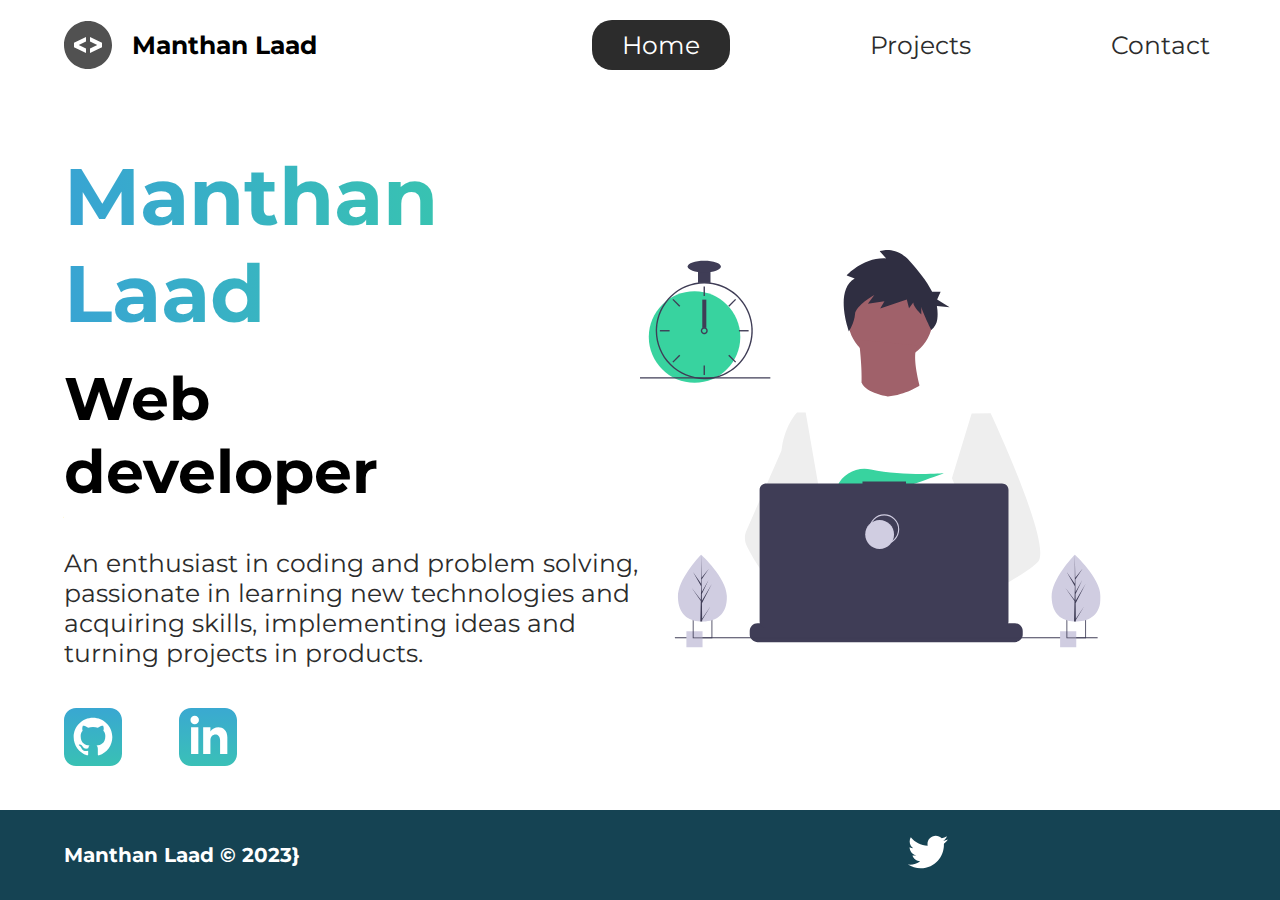
<file: index.html>
<!DOCTYPE html>
<html lang="en">
  <head>
    <meta charset="UTF-8" />
    <meta name="viewport" content="width=device-width, initial-scale=1.0" />
    <meta
      name="description"
      content="Manthan is a front end developer with specalisation in Html5, CSS"
    />
    <meta name="robots" content="index,follow" />
    <link
      href="https://fonts.googleapis.com/css2?family=Montserrat:wght@400;500&display=swap"
      rel="stylesheet"
    />
    <link rel="stylesheet" href="./styles/style.css" />
    <title>Manthan Laad | Portofolio</title>
  </head>
  <body>
    <header class="main-head">
      <nav>
        <div class="logo">
          <img src="icons/code.svg" alt="logo" />
          <h1>Manthan Laad</h1>
        </div>
        <ul>
          <li><a href="/" class="active">Home</a></li>
          <li><a href="./projects/">Projects</a></li>
          <li><a href="./contact/">Contact</a></li>
        </ul>
      </nav>
    </header>
    <section class="intro">
      <div class="intro-text">
        <h2>Manthan Laad</h2>
        <h3>
          Web <br />
          developer
        </h3>
        <p>
          An enthusiast in coding and problem solving, passionate in learning
          new technologies and acquiring skills, implementing ideas and turning
          projects in products.
        </p>
        <div class="intro-social">
          <a target="_blank" href="https://github.com/ManthanLaad">
            <img src="./icons/github.svg" alt="Github" />
          </a>
          <a target="_blank "href="https://www.linkedin.com/in/manthan-laad-227783202">
            <img src="./icons/linked-in.svg" alt="LinkedIn" />
          </a>
        </div>
      </div>
      <div class="intro-images">
        <svg
          width="799"
          height="690"
          viewBox="0 0 799 690"
          fill="none"
          xmlns="http://www.w3.org/2000/svg"
        >
          <g id="undraw_dev_productivity_umsq (1) 1" clip-path="url(#clip0)">
            <path
              id="Vector"
              d="M516.92 624.636C516.92 624.636 512.16 626.266 504.42 628.576C487.31 633.706 455.65 642.216 428.82 643.916C405.72 645.396 386.2 641.836 382.63 626.766C381.1 620.286 383.27 614.956 388 610.576C402.12 597.486 439 592.796 468.25 591.186C476.51 590.736 484.15 590.526 490.51 590.446C501.31 590.306 508.39 590.526 508.39 590.526L508.56 591.186L516.92 624.636Z"
              fill="#A0616A"
            />
            <path
              id="Vector_2"
              d="M436.99 672.586C418.61 695.346 342.73 647.666 316.19 629.886C310.41 626.016 306.97 623.566 306.97 623.566L331.25 591.186L338.94 580.936C338.94 580.936 345.82 584.586 355.99 590.526C356.36 590.746 356.73 590.966 357.11 591.186C365.88 596.336 376.89 603.066 388 610.576C403.33 620.946 418.83 632.776 428.82 643.916C438.59 654.806 443.08 665.036 436.99 672.586Z"
              fill="#A0616A"
            />
            <g id="me">
              <path
                id="Vector_3"
                d="M434.672 191.952C475.283 191.607 507.926 158.406 507.582 117.795C507.237 77.1832 474.036 44.5403 433.425 44.8847C392.813 45.2291 360.17 78.4303 360.515 119.042C360.859 159.653 394.06 192.296 434.672 191.952Z"
                fill="#A0616A"
              />
              <path
                id="Vector_4"
                d="M379.477 155.65C379.477 155.65 394.216 259.972 373.002 271.875C351.787 283.779 499.929 283.588 499.929 283.588C499.929 283.588 466.124 193.284 480.809 165.449L379.477 155.65Z"
                fill="#A0616A"
              />
              <path
                id="Vector_5"
                d="M608.101 283.199L596.257 339.402L571.214 458.308L570.49 464.815L562.138 540.138L556.582 590.177L552.857 623.79C528.584 636.526 510.988 645.326 510.988 645.326C510.988 645.326 509.404 637.719 506.871 627.99C489.805 633.265 458.218 642.043 431.404 643.97C441.266 654.777 445.842 664.969 439.817 672.57C421.63 695.485 345.349 648.45 318.659 630.896C318.077 635.158 317.879 639.464 318.068 643.762L297.626 628.314L299.331 592.359L302.206 531.522L305.819 455.229C304.448 451.975 303.294 448.634 302.364 445.228C295.956 423.161 288.032 379.057 281.928 342.067C277.016 312.298 273.302 287.138 272.517 281.785C272.411 281.086 272.358 280.726 272.358 280.726L384.363 230.094C392.509 248.556 429.865 253.809 429.865 253.809C460.756 251.417 484.847 234.913 484.847 234.913L608.101 283.199Z"
                fill="white"
              />
              <path
                id="Vector_6"
                d="M372.285 49.3811L358.49 43.9934C358.49 43.9934 386.969 12.1 426.99 14.513L415.635 2.22366C415.635 2.22366 443.04 -9.01799 468.283 19.6674C481.553 34.7467 496.908 52.4737 506.557 72.5077L521.281 72.3829L515.251 85.9663L536.874 99.3152L514.777 97.0719C516.155 104.471 516.421 112.034 515.566 119.511C514.683 126.991 510.928 133.835 505.094 138.598V138.598C505.094 138.598 487.743 103.449 487.696 97.9443L487.813 111.705C487.813 111.705 473.959 99.4371 473.889 91.1807L466.471 100.877L462.593 85.7717L416.475 101.301L423.87 88.8526L395.157 93.2246L406.278 77.9923C406.278 77.9923 373.932 96.1568 372.811 111.304C371.689 126.452 362.299 140.875 362.299 140.875C362.299 140.875 336.213 70.3294 372.285 49.3811Z"
                fill="#2F2E41"
              />
              <path
                id="Vector_7"
                d="M690.215 540.422C682.794 548.605 664.338 560.992 641.951 574.422C633.623 579.413 624.757 584.559 615.71 589.676C594.122 601.889 571.514 614.001 552.857 623.79C528.584 636.526 510.988 645.326 510.988 645.326C510.988 645.326 509.403 637.719 506.871 627.99C503.48 614.968 498.397 598.141 493.184 590.715C493.002 590.456 492.82 590.218 492.638 589.979C491.121 588.022 489.601 586.885 488.112 586.897L562.138 540.138L594.127 519.926L570.489 464.814L540.842 395.683L557.908 339.727L575.062 283.479L608.101 283.199C608.101 283.199 619.243 306.985 633.514 340.166C635.647 345.128 637.851 350.299 640.096 355.64C669.469 425.394 706.176 522.836 690.215 540.422Z"
                fill="#EEEEEE"
              />
              <path
                id="Vector_8"
                d="M358.123 591.2C355.41 591.212 352.702 591.456 350.029 591.928C327.074 596.073 320.47 616.94 318.659 630.896C318.077 635.158 317.879 639.464 318.068 643.761L297.626 628.314L290.178 622.687C272.316 616.628 256.353 605.733 242.483 592.84C230.449 581.456 219.634 568.849 210.213 555.223C200.831 541.793 192.448 527.692 185.134 513.034C183.094 508.943 181.977 504.454 181.864 499.884C181.751 495.314 182.644 490.775 184.48 486.588L209.154 430.327L245.218 348.098C245.471 346.146 245.752 344.237 246.059 342.371C252.995 300.511 272.367 281.786 272.367 281.786L287.286 281.659L297.778 341.932L310.813 416.815L302.364 445.227L282.839 510.845L302.205 531.522L358.123 591.2Z"
                fill="#EEEEEE"
              />
            </g>
            <path
              id="Vector_9"
              d="M372.877 415.806L385.631 430.686C390.37 429.783 395.319 428.721 400.416 427.529L396.752 415.806L405.71 426.256C459.707 412.975 526.637 387.155 526.637 387.155C526.637 387.155 454.379 392.453 400.428 380.666C376.558 375.451 351.998 387.284 342.202 409.668C336.508 422.679 337.403 433.951 357.596 433.951C364.419 433.835 371.223 433.195 377.949 432.037L372.877 415.806Z"
              fill="#38D39F"
            />
            <path
              id="Vector_10"
              d="M663.65 660.386V666.456C663.654 668.122 663.345 669.774 662.74 671.326C662.472 672.018 662.147 672.687 661.77 673.326C660.578 675.326 658.887 676.983 656.862 678.133C654.838 679.283 652.549 679.887 650.22 679.886H203.67C201.342 679.887 199.053 679.283 197.028 678.133C195.003 676.983 193.312 675.326 192.12 673.326C191.743 672.687 191.419 672.018 191.15 671.326C190.546 669.774 190.237 668.122 190.24 666.456V660.386C190.24 658.622 190.587 656.876 191.262 655.246C191.936 653.616 192.926 652.136 194.173 650.888C195.42 649.641 196.901 648.652 198.53 647.977C200.16 647.302 201.906 646.955 203.67 646.956H229.41V644.126C229.41 644.052 229.425 643.979 229.453 643.911C229.481 643.843 229.522 643.782 229.574 643.73C229.626 643.678 229.688 643.636 229.756 643.608C229.824 643.58 229.897 643.566 229.97 643.566H243.4C243.474 643.566 243.547 643.58 243.615 643.608C243.683 643.636 243.745 643.678 243.797 643.73C243.849 643.782 243.89 643.843 243.918 643.911C243.946 643.979 243.96 644.052 243.96 644.126V646.956H252.35V644.126C252.35 644.052 252.365 643.979 252.393 643.911C252.421 643.843 252.462 643.782 252.514 643.73C252.566 643.678 252.628 643.636 252.696 643.608C252.764 643.58 252.837 643.566 252.91 643.566H266.34C266.414 643.566 266.487 643.58 266.555 643.608C266.623 643.636 266.684 643.678 266.736 643.73C266.789 643.782 266.83 643.843 266.858 643.911C266.886 643.979 266.9 644.052 266.9 644.126V646.956H275.3V644.126C275.3 644.052 275.315 643.979 275.343 643.911C275.371 643.843 275.412 643.782 275.464 643.73C275.516 643.678 275.578 643.636 275.646 643.608C275.714 643.58 275.787 643.566 275.86 643.566H289.29C289.364 643.566 289.437 643.58 289.505 643.608C289.573 643.636 289.634 643.678 289.686 643.73C289.739 643.782 289.78 643.843 289.808 643.911C289.836 643.979 289.85 644.052 289.85 644.126V646.956H298.24V644.126C298.24 644.052 298.255 643.979 298.283 643.911C298.311 643.843 298.352 643.782 298.404 643.73C298.456 643.678 298.518 643.636 298.586 643.608C298.654 643.58 298.727 643.566 298.8 643.566H312.23C312.304 643.566 312.377 643.58 312.445 643.608C312.513 643.636 312.574 643.678 312.626 643.73C312.678 643.782 312.72 643.843 312.748 643.911C312.776 643.979 312.79 644.052 312.79 644.126V646.956H321.18V644.126C321.18 644.052 321.194 643.979 321.223 643.911C321.251 643.843 321.292 643.782 321.344 643.73C321.396 643.678 321.458 643.636 321.526 643.608C321.594 643.58 321.667 643.566 321.74 643.566H335.17C335.244 643.566 335.317 643.58 335.385 643.608C335.453 643.636 335.514 643.678 335.566 643.73C335.618 643.782 335.66 643.843 335.688 643.911C335.716 643.979 335.73 644.052 335.73 644.126V646.956H344.13V644.126C344.13 644.052 344.145 643.979 344.173 643.911C344.201 643.843 344.242 643.782 344.294 643.73C344.346 643.678 344.408 643.636 344.476 643.608C344.544 643.58 344.617 643.566 344.69 643.566H358.12C358.194 643.566 358.267 643.58 358.335 643.608C358.403 643.636 358.464 643.678 358.516 643.73C358.569 643.782 358.61 643.843 358.638 643.911C358.666 643.979 358.68 644.052 358.68 644.126V646.956H367.07V644.126C367.07 644.052 367.085 643.979 367.113 643.911C367.141 643.843 367.182 643.782 367.234 643.73C367.286 643.678 367.348 643.636 367.416 643.608C367.484 643.58 367.557 643.566 367.63 643.566H472.83C472.904 643.566 472.977 643.58 473.045 643.608C473.113 643.636 473.174 643.678 473.227 643.73C473.279 643.782 473.32 643.843 473.348 643.911C473.376 643.979 473.39 644.052 473.39 644.126V646.956H481.79V644.126C481.79 644.052 481.804 643.979 481.833 643.911C481.861 643.843 481.902 643.782 481.954 643.73C482.006 643.678 482.068 643.636 482.136 643.608C482.204 643.58 482.277 643.566 482.35 643.566H495.78C495.928 643.567 496.07 643.627 496.175 643.732C496.279 643.836 496.339 643.978 496.34 644.126V646.956H504.73V644.126C504.73 644.052 504.745 643.979 504.773 643.911C504.801 643.843 504.842 643.782 504.894 643.73C504.946 643.678 505.008 643.636 505.076 643.608C505.144 643.58 505.217 643.566 505.29 643.566H518.72C518.794 643.566 518.867 643.58 518.935 643.608C519.003 643.636 519.065 643.678 519.117 643.73C519.169 643.782 519.21 643.843 519.238 643.911C519.266 643.979 519.28 644.052 519.28 644.126V646.956H527.67V644.126C527.67 644.052 527.685 643.979 527.713 643.911C527.741 643.843 527.782 643.782 527.834 643.73C527.886 643.678 527.948 643.636 528.016 643.608C528.084 643.58 528.157 643.566 528.23 643.566H541.66C541.734 643.566 541.807 643.58 541.875 643.608C541.943 643.636 542.005 643.678 542.057 643.73C542.109 643.782 542.15 643.843 542.178 643.911C542.206 643.979 542.22 644.052 542.22 644.126V646.956H550.62V644.126C550.62 644.052 550.635 643.979 550.663 643.911C550.691 643.843 550.732 643.782 550.784 643.73C550.836 643.678 550.898 643.636 550.966 643.608C551.034 643.58 551.107 643.566 551.18 643.566H564.61C564.757 643.568 564.898 643.628 565.001 643.733C565.104 643.837 565.161 643.979 565.16 644.126V646.956H573.56V644.126C573.56 644.052 573.575 643.979 573.603 643.911C573.631 643.843 573.672 643.782 573.724 643.73C573.776 643.678 573.838 643.636 573.906 643.608C573.974 643.58 574.047 643.566 574.12 643.566H587.55C587.624 643.566 587.697 643.58 587.765 643.608C587.833 643.636 587.895 643.678 587.947 643.73C587.999 643.782 588.04 643.843 588.068 643.911C588.096 643.979 588.11 644.052 588.11 644.126V646.956H596.5V644.126C596.5 644.052 596.515 643.979 596.543 643.911C596.571 643.843 596.612 643.782 596.664 643.73C596.716 643.678 596.778 643.636 596.846 643.608C596.914 643.58 596.987 643.566 597.06 643.566H610.49C610.564 643.566 610.637 643.58 610.705 643.608C610.773 643.636 610.835 643.678 610.887 643.73C610.939 643.782 610.98 643.843 611.008 643.911C611.036 643.979 611.05 644.052 611.05 644.126V646.956H650.22C651.984 646.955 653.731 647.302 655.36 647.977C656.99 648.652 658.471 649.641 659.718 650.888C660.965 652.136 661.954 653.616 662.629 655.246C663.304 656.876 663.651 658.622 663.65 660.386Z"
              fill="#3F3D56"
            />
            <path
              id="Vector_11"
              d="M793.5 671.326H60.5V673.326H793.5V671.326Z"
              fill="#3F3D56"
            />
            <path
              id="Vector_12"
              d="M627.694 404.757H461.251V401.326H385.78V404.757H218.651C215.665 404.757 212.801 405.943 210.69 408.054C208.578 410.166 207.392 413.029 207.392 416.015V643.927C207.392 646.913 208.578 649.776 210.69 651.888C212.801 653.999 215.665 655.185 218.651 655.185H627.694C630.68 655.185 633.544 653.999 635.655 651.888C637.767 649.776 638.953 646.913 638.953 643.927V416.015C638.953 414.537 638.662 413.073 638.096 411.707C637.53 410.341 636.701 409.1 635.655 408.054C634.61 407.009 633.369 406.18 632.003 405.614C630.637 405.048 629.173 404.757 627.694 404.757Z"
              fill="#3F3D56"
            />
            <path
              id="Vector_13"
              d="M423.5 509.326C437.307 509.326 448.5 498.133 448.5 484.326C448.5 470.519 437.307 459.326 423.5 459.326C409.693 459.326 398.5 470.519 398.5 484.326C398.5 498.133 409.693 509.326 423.5 509.326Z"
              stroke="#D0CDE1"
              stroke-width="2"
              stroke-miterlimit="10"
            />
            <path
              id="Vector_14"
              d="M415.5 518.326C429.307 518.326 440.5 507.133 440.5 493.326C440.5 479.519 429.307 468.326 415.5 468.326C401.693 468.326 390.5 479.519 390.5 493.326C390.5 507.133 401.693 518.326 415.5 518.326Z"
              fill="#D0CDE1"
            />
            <path
              id="Vector_15"
              d="M108.446 661.223H80.4463V689.223H108.446V661.223Z"
              fill="#D0CDE1"
            />
            <path
              id="Vector_16"
              d="M91.4502 639.223V673.223H125.45V639.223H91.4502ZM123.97 671.743H92.9202V640.703H123.97V671.743Z"
              fill="#3F3D56"
            />
            <path
              id="Vector_17"
              d="M756.446 661.223H728.446V689.223H756.446V661.223Z"
              fill="#D0CDE1"
            />
            <path
              id="Vector_18"
              d="M739.45 639.223V673.223H773.45V639.223H739.45ZM771.97 671.743H740.92V640.703H771.97V671.743Z"
              fill="#3F3D56"
            />
            <path
              id="Vector_19"
              d="M94.5802 230.113C138.399 230.113 173.921 194.592 173.921 150.773C173.921 106.955 138.399 71.4326 94.5802 71.4326C50.7617 71.4326 15.2397 106.955 15.2397 150.773C15.2397 194.592 50.7617 230.113 94.5802 230.113Z"
              fill="#38D39F"
            />
            <path
              id="Vector_20"
              d="M122.229 56.4899C115.045 55.5763 107.774 55.5763 100.59 56.4899C84.586 58.5913 69.5203 65.2398 57.181 75.6465C44.8417 86.0532 35.7467 99.7813 30.9754 115.202C28.8053 122.229 27.5764 129.514 27.3208 136.864C27.2848 137.886 27.2607 138.92 27.2607 139.954C27.283 162.264 36.1559 183.655 51.932 199.431C67.7082 215.207 89.0989 224.08 111.41 224.103C113.201 224.103 114.992 224.042 116.759 223.934C120.907 223.674 125.03 223.103 129.093 222.227C148.495 218.055 165.798 207.161 177.947 191.468C190.095 175.776 196.308 156.295 195.487 136.467C194.665 116.638 186.863 97.738 173.459 83.1039C160.054 68.4698 141.909 59.0435 122.229 56.4899H122.229ZM137.748 217.347H137.736C130.959 219.659 123.905 221.062 116.759 221.518C114.992 221.638 113.201 221.698 111.41 221.698C89.7377 221.672 68.961 213.051 53.6367 197.727C38.3123 182.402 29.6914 161.626 29.6649 139.954C29.6649 138.92 29.689 137.886 29.725 136.864C30.5514 115.744 39.5156 95.7617 54.7411 81.1008C69.9666 66.44 90.273 58.237 111.41 58.2089C130.776 58.21 149.513 65.0865 164.283 77.6131C179.052 90.1398 188.895 107.503 192.057 126.61C195.219 145.716 191.496 165.325 181.55 181.942C171.604 198.559 156.081 211.106 137.748 217.347H137.748Z"
              fill="#3F3D56"
            />
            <path
              id="Vector_21"
              d="M112.612 63.0176H110.208V79.8474H112.612V63.0176Z"
              fill="#3F3D56"
            />
            <path
              id="Vector_22"
              d="M57.8578 84.7018L56.1577 86.4019L68.0582 98.3023L69.7582 96.6022L57.8578 84.7018Z"
              fill="#3F3D56"
            />
            <path
              id="Vector_23"
              d="M34.4736 138.751V141.156H51.3034V138.751H34.4736Z"
              fill="#3F3D56"
            />
            <path
              id="Vector_24"
              d="M56.1578 193.506L57.8579 195.206L69.7584 183.306L68.0583 181.606L56.1578 193.506Z"
              fill="#3F3D56"
            />
            <path
              id="Vector_25"
              d="M153.062 96.6022L154.762 98.3022L166.662 86.4018L164.962 84.7017L153.062 96.6022Z"
              fill="#3F3D56"
            />
            <path
              id="Vector_26"
              d="M171.516 138.751V141.156H188.346V138.751H171.516Z"
              fill="#3F3D56"
            />
            <path
              id="Vector_27"
              d="M154.762 181.605L153.062 183.305L164.962 195.206L166.662 193.506L154.762 181.605Z"
              fill="#3F3D56"
            />
            <path
              id="Vector_28"
              d="M112.612 200.06H110.208V216.89H112.612V200.06Z"
              fill="#3F3D56"
            />
            <path
              id="Vector_29"
              d="M115.016 135.145C113.976 134.365 112.711 133.943 111.41 133.943C110.11 133.943 108.844 134.365 107.804 135.145C107.091 135.686 106.505 136.375 106.085 137.165C105.552 138.181 105.322 139.329 105.421 140.473C105.52 141.616 105.944 142.707 106.644 143.617C107.343 144.527 108.288 145.218 109.368 145.608C110.447 145.997 111.616 146.07 112.735 145.817C113.855 145.564 114.878 144.996 115.685 144.179C116.492 143.363 117.048 142.333 117.288 141.21C117.528 140.088 117.441 138.92 117.039 137.846C116.636 136.771 115.935 135.834 115.017 135.145H115.016ZM111.41 143.56C110.454 143.557 109.539 143.176 108.863 142.501C108.187 141.825 107.807 140.909 107.804 139.954C107.808 139.224 108.03 138.513 108.441 137.91C108.793 137.4 109.271 136.989 109.828 136.718C110.386 136.446 111.004 136.323 111.623 136.361C112.241 136.398 112.84 136.594 113.361 136.931C113.881 137.267 114.307 137.732 114.595 138.281C114.883 138.83 115.025 139.444 115.007 140.063C114.989 140.683 114.811 141.287 114.491 141.818C114.17 142.349 113.719 142.788 113.179 143.093C112.639 143.398 112.03 143.559 111.41 143.56V143.56Z"
              fill="#3F3D56"
            />
            <path
              id="Vector_30"
              d="M122.229 35.3687H100.591V57.007H122.229V35.3687Z"
              fill="#3F3D56"
            />
            <path
              id="Vector_31"
              d="M111.41 38.9748C127.344 38.9748 140.261 34.4 140.261 28.7567C140.261 23.1134 127.344 18.5386 111.41 18.5386C95.4757 18.5386 82.5586 23.1134 82.5586 28.7567C82.5586 34.4 95.4757 38.9748 111.41 38.9748Z"
              fill="#3F3D56"
            />
            <path id="clock-arrow" d="M115 86H108V135H115V86Z" fill="#3F3D56" />
            <path
              id="Vector_32"
              d="M226 220.44H0V222.844H226V220.44Z"
              fill="#3F3D56"
            />
            <g id="plant-left">
              <path
                id="Vector_33"
                d="M150.594 599.754C151.527 631.704 132.858 643.413 109.43 644.097C108.886 644.113 108.344 644.123 107.805 644.126C106.719 644.135 105.643 644.117 104.577 644.072C83.3891 643.193 66.6172 631.945 65.7495 602.232C64.8515 571.482 103.018 531.529 105.882 528.574L105.887 528.571C105.996 528.458 106.052 528.402 106.052 528.402C106.052 528.402 149.661 567.807 150.594 599.754Z"
                fill="#D0CDE1"
              />
              <path
                id="Vector_34"
                d="M107.744 639.255L122.626 617.124L107.774 641.636L107.805 644.126C106.719 644.135 105.643 644.117 104.577 644.072L105.315 612.06L105.295 611.813L105.322 611.766L105.393 608.741L89.0952 585.078L105.374 606.477L105.432 607.116L105.989 582.93L91.9122 558.397L106.029 578.681L105.882 528.574L105.882 528.407L105.887 528.571L106.821 568.062L119.651 552.021L106.863 571.464L107.143 593.098L118.949 571.984L107.187 596.279L107.343 608.308L124.512 578.897L107.395 612.505L107.744 639.255Z"
                fill="#3F3D56"
              />
            </g>
            <g id="plant-right">
              <path
                id="Vector_35"
                d="M798.594 599.754C799.527 631.704 780.858 643.413 757.43 644.097C756.886 644.113 756.344 644.123 755.805 644.126C754.719 644.135 753.643 644.117 752.577 644.072C731.389 643.193 714.617 631.945 713.749 602.232C712.851 571.482 751.018 531.529 753.882 528.574L753.887 528.571C753.996 528.458 754.052 528.402 754.052 528.402C754.052 528.402 797.661 567.807 798.594 599.754Z"
                fill="#D0CDE1"
              />
              <path
                id="Vector_36"
                d="M755.744 639.255L770.626 617.124L755.774 641.636L755.805 644.126C754.719 644.135 753.643 644.117 752.577 644.072L753.315 612.06L753.295 611.813L753.323 611.766L753.393 608.741L737.095 585.078L753.374 606.477L753.432 607.116L753.989 582.93L739.912 558.397L754.029 578.681L753.882 528.574L753.882 528.407L753.887 528.571L754.821 568.062L767.651 552.021L754.864 571.464L755.143 593.098L766.949 571.984L755.187 596.279L755.343 608.308L772.512 578.897L755.395 612.505L755.744 639.255Z"
                fill="#3F3D56"
              />
            </g>
          </g>
          <defs>
            <clipPath id="clip0">
              <rect width="798.627" height="689.223" fill="white" />
            </clipPath>
          </defs>
        </svg>
        <img class="splash" src="./img/splash.svg" alt="" />
      </div>
    </section>
    <footer>
      <h4>Manthan Laad &copy; 2023}</h4>
      <ul>
        <li>
          <a href="https://twitter.com/ManthanLaad" target="_blank"
            ><img src="./icons/twitter 1.svg" alt="twitter-social"
          /></a>
        </li>
<!--         <li>
          <a href="#"
            ><img src="./icons/youtube-symbol 1.svg" alt="youtube-social"
          /></a>
        </li>
        <li>
          <a href="#"
            ><img src="./icons/instagram 1.svg" alt="instagram-social"
          /></a>
        </li> -->
      </ul>
    </footer>
  </body>
</html>
</file>
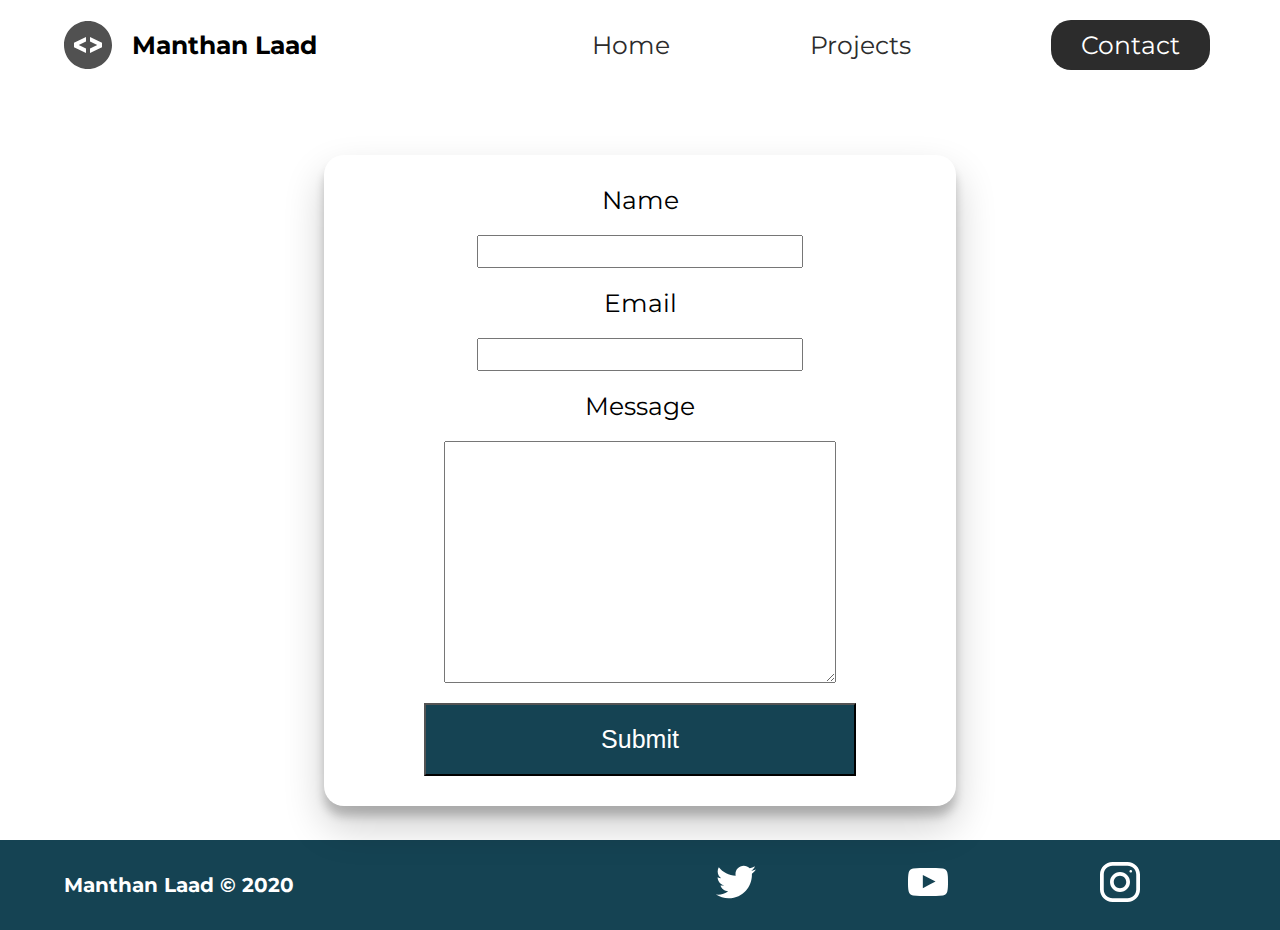
<file: contact/index.html>
<!DOCTYPE html>
<html lang="en">
  <head>
    <meta charset="UTF-8" />
    <meta name="viewport" content="width=device-width, initial-scale=1.0" />
    <meta
      name="description"
      content="Manthan is a front end developer with specalisation in Html5, CSS"
    />
    <meta name="robots" content="index,follow" />
    <link
      href="https://fonts.googleapis.com/css2?family=Montserrat:wght@400;500&display=swap"
      rel="stylesheet"
    />
    <link rel="stylesheet" href="../styles/style.css" />
    <title>Manthan Laad | Portofolio</title>
  </head>
  <body>
    <header class="main-head">
      <nav>
        <div class="logo">
          <img src="../icons/code.svg" alt="logo" />
          <h1>Manthan Laad</h1>
        </div>
        <ul>
          <li><a href="../index.html">Home</a></li>
          <li><a href="../projects/">Projects</a></li>
          <li><a href="/" class="active">Contact</a></li>
        </ul>
      </nav>
    </header>
    <section class="form-wrapper">
      <form
        action="https://formspree.io/f/myybdadd"
        method="POST"
        target="_blank"
      >
        <label for="name">Name </label>
        <input type="text" name="name" id="name" required />
        <label for="email">Email </label>
        <input type="email" name="email" id="email" required />
        <label for="message">Message </label>
        <textarea name="message" id="message" cols="30" rows="10"></textarea>
        <button type="submit">Submit</button>
      </form>
    </section>
    <footer>
      <h4>Manthan Laad &copy; 2020</h4>
      <ul>
        <li>
          <a href="https://twitter.com/ManthanLaad" target="_blank"
            ><img src="../icons/twitter 1.svg" alt="twitter-social"
          /></a>
        </li>
        <li>
          <a href="#"
            ><img src="../icons/youtube-symbol 1.svg" alt="youtube-social"
          /></a>
        </li>
        <li>
          <a href="#">
            <img src="../icons/instagram 1.svg" alt="instagram-social"
          /></a>
        </li>
      </ul>
    </footer>
  </body>
</html>
</file>
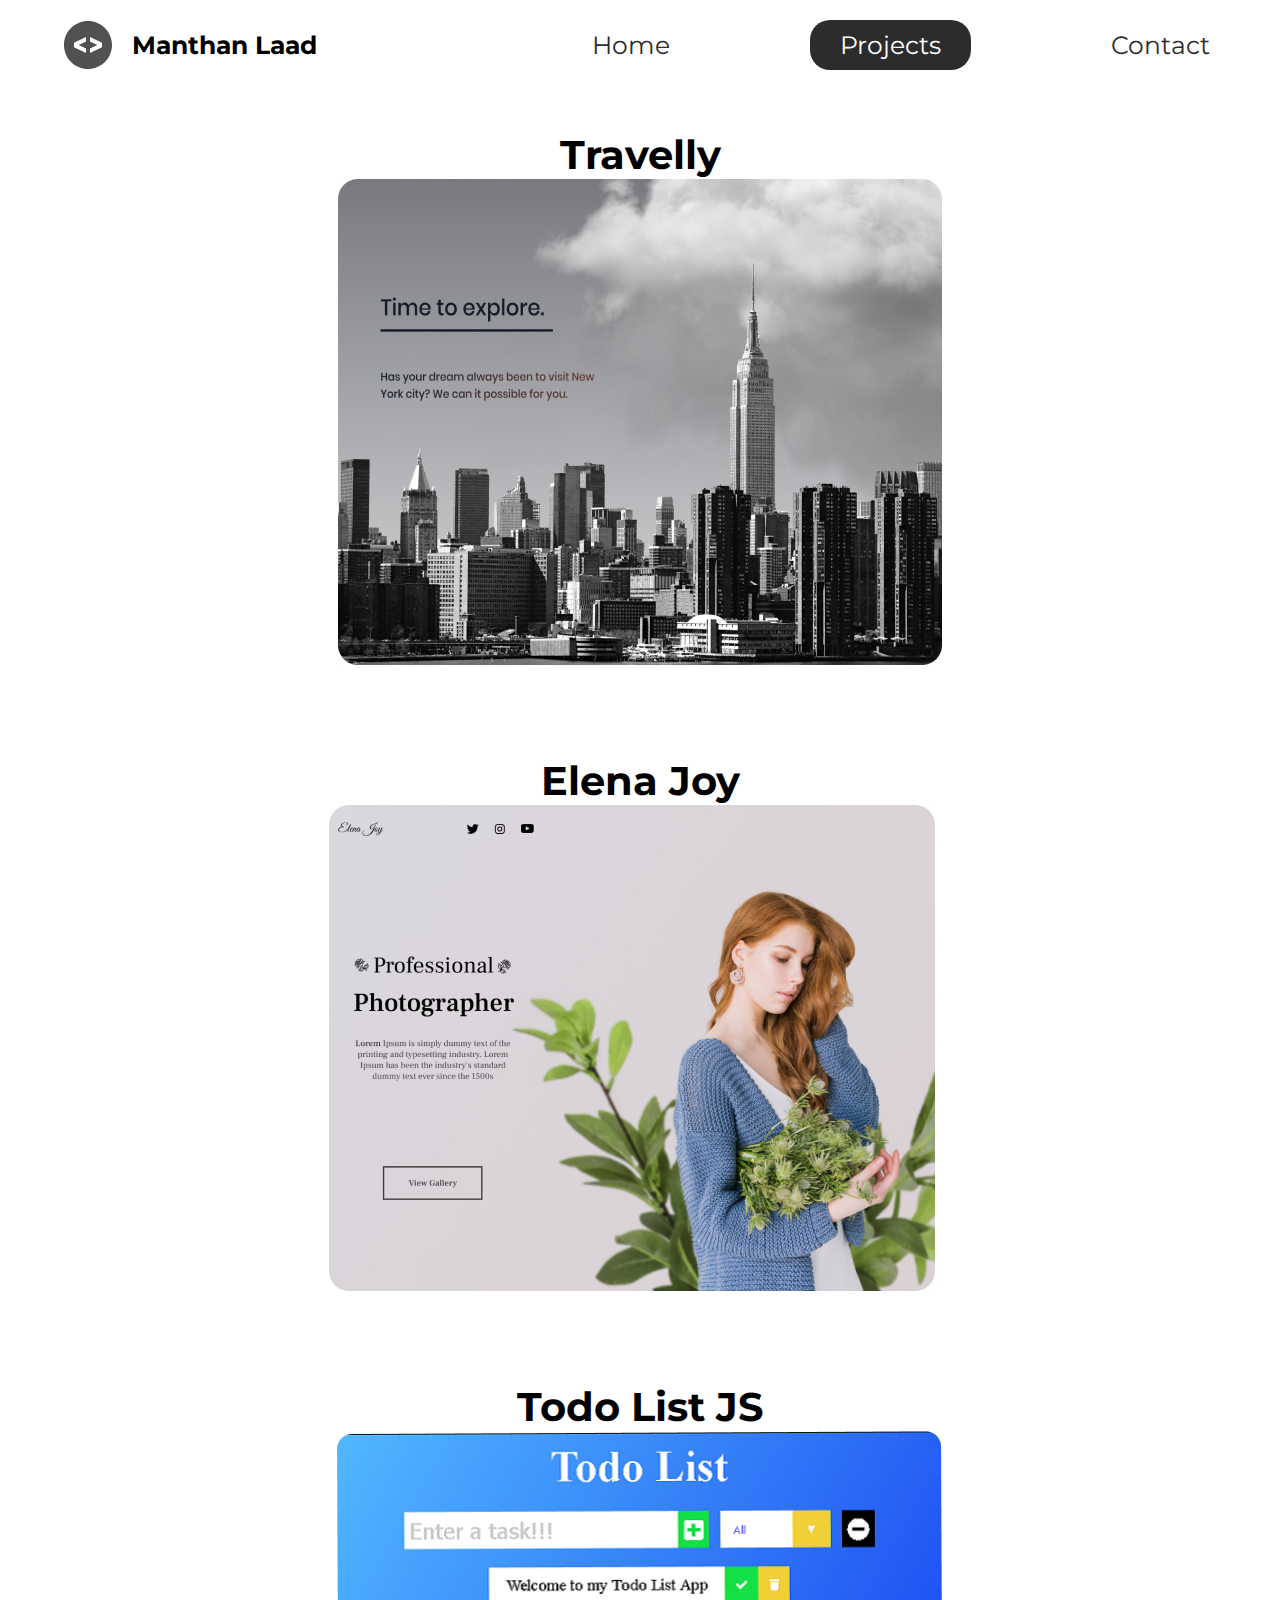
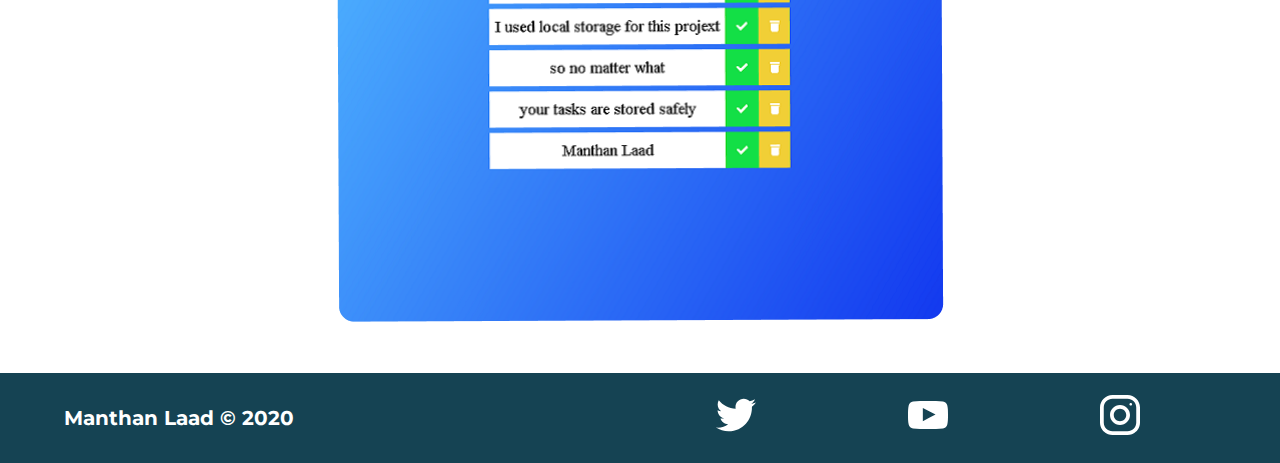
<file: projects/index.html>
<!DOCTYPE html>
<html lang="en">
  <head>
    <meta charset="UTF-8" />
    <meta name="viewport" content="width=device-width, initial-scale=1.0" />
    <meta
      name="description"
      content="Manthan is a front end developer with specalisation in Html5, CSS"
    />
    <meta name="robots" content="index,follow" />
    <link
      href="https://fonts.googleapis.com/css2?family=Montserrat:wght@400;500&display=swap"
      rel="stylesheet"
    />
    <link rel="stylesheet" href="../styles/style.css" />
    <title>Manthan Laad | Portofolio</title>
  </head>
  <body>
    <header class="main-head">
      <nav>
        <div class="logo">
          <img src="../icons/code.svg" alt="logo" />
          <h1>Manthan Laad</h1>
        </div>
        <ul>
          <li><a href="../index.html">Home</a></li>
          <li><a href="./" class="active">Projects</a></li>
          <li><a href="../contact/">Contact</a></li>
        </ul>
      </nav>
    </header>
    <section class="projects">
      <div class="travelly">
        <h2>Travelly</h2>
        <a target="blank" href="https://manthanlaad.github.io/Traverlly/">
          <img src="../img/travelly.jpg" alt="Travelly-project" />
        </a>
      </div>
      <div class="elena-joy">
        <h2>Elena Joy</h2>
        <a
          target="_blank"
          href="https://manthanlaad.github.io/PhotographySite-JS-/"
        >
          <img src="../img/elena-joy.jpg" alt="Elena-Joy-project" />
        </a>
      </div>
      <div class="todo-list last">
        <h2>Todo List JS</h2>
        <a target="_blank" href="https://cranky-borg-0ad1e7.netlify.app/">
          <img src="../img/todolist.png" alt="Todo List project" />
        </a>
      </div>
    </section>
    <footer>
      <h4>Manthan Laad &copy; 2020</h4>
      <ul>
        <li>
          <a href="https://twitter.com/ManthanLaad" target="_blank"
            ><img src="../icons/twitter 1.svg" alt="twitter-social"
          /></a>
        </li>
        <li>
          <a href="#"
            ><img src="../icons/youtube-symbol 1.svg" alt="youtube-social"
          /></a>
        </li>
        <li>
          <a href="#"
            ><img src="../icons/instagram 1.svg" alt="instagram-social"
          /></a>
        </li>
      </ul>
    </footer>
  </body>
</html>
</file>
<file: styles/style.css>
* {
  margin: 0;
  padding: 0;
  -webkit-box-sizing: border-box;
          box-sizing: border-box;
}

html {
  font-size: 62.5%;
}

body {
  font-family: "Montserrat", sans-serif;
}

h1 {
  font-size: 2.5rem;
}

h2 {
  font-size: 4rem;
}

h3 {
  font-size: 2.5rem;
}

h4,
h5 {
  font-size: 2rem;
}

li,
button,
label,
input,
a,
p {
  font-size: 2.5rem;
}

ul {
  list-style: none;
}

a {
  color: #2c2c2c;
  text-decoration: none;
}

footer ul li a img {
  min-height: 4rem;
  min-width: 4rem;
}

.main-head {
  width: 95%;
  margin: 0 0 0 auto;
}

nav {
  display: -webkit-box;
  display: -ms-flexbox;
  display: flex;
  -webkit-box-orient: horizontal;
  -webkit-box-direction: normal;
      -ms-flex-direction: row;
          flex-direction: row;
  -webkit-box-pack: justify;
      -ms-flex-pack: justify;
          justify-content: space-between;
  -webkit-box-align: center;
      -ms-flex-align: center;
          align-items: center;
  min-height: 10vh;
  width: 60%;
  -ms-flex-wrap: wrap;
      flex-wrap: wrap;
}

nav .logo {
  display: -webkit-box;
  display: -ms-flexbox;
  display: flex;
  -webkit-box-orient: horizontal;
  -webkit-box-direction: normal;
      -ms-flex-direction: row;
          flex-direction: row;
  -webkit-box-pack: start;
      -ms-flex-pack: start;
          justify-content: flex-start;
  -webkit-box-align: center;
      -ms-flex-align: center;
          align-items: center;
  -webkit-box-flex: 1;
      -ms-flex: 1 1 10rem;
          flex: 1 1 10rem;
}

nav .logo h1 {
  margin: 2rem;
}

nav ul {
  display: -webkit-box;
  display: -ms-flexbox;
  display: flex;
  -webkit-box-orient: horizontal;
  -webkit-box-direction: normal;
      -ms-flex-direction: row;
          flex-direction: row;
  -ms-flex-pack: distribute;
      justify-content: space-around;
  -webkit-box-align: center;
      -ms-flex-align: center;
          align-items: center;
  -webkit-box-flex: 1;
      -ms-flex: 1 1 40rem;
          flex: 1 1 40rem;
}

.intro {
  min-height: 80vh;
  width: 90%;
  margin: auto;
  -ms-flex-wrap: wrap;
      flex-wrap: wrap;
  display: -webkit-box;
  display: -ms-flexbox;
  display: flex;
  -webkit-box-orient: horizontal;
  -webkit-box-direction: normal;
      -ms-flex-direction: row;
          flex-direction: row;
  -webkit-box-pack: justify;
      -ms-flex-pack: justify;
          justify-content: space-between;
  -webkit-box-align: center;
      -ms-flex-align: center;
          align-items: center;
}

.intro h2 {
  font-size: 8rem;
  padding-top: 2rem;
  background: -webkit-gradient(linear, right top, left top, from(#38d39f), to(#38a4d3));
  background: linear-gradient(to left, #38d39f, #38a4d3);
  background-clip: text;
  -webkit-background-clip: text;
  -webkit-text-fill-color: transparent;
  display: inline-block;
}

.intro h3 {
  font-size: 6rem;
  padding: 2rem 0;
}

.intro p {
  padding-top: 2rem;
  color: #2c2c2c;
}

.splash {
  position: absolute;
  height: 100%;
  top: 0;
  right: 0;
  z-index: -1;
}

.intro-social {
  margin-top: 4rem;
}

.intro-social a {
  margin-right: 5rem;
}

.active {
  background: #2c2c2c;
  color: white;
  padding: 1rem 3rem;
  border-radius: 2rem;
}

.intro-text,
.intro-images {
  -webkit-box-flex: 1;
      -ms-flex: 1 1 40rem;
          flex: 1 1 40rem;
}

#plant-left {
  -webkit-animation: plant 1.5s ease infinite alternate;
          animation: plant 1.5s ease infinite alternate;
}

#plant-right {
  -webkit-animation: plant 1.5s ease infinite alternate 0.5s;
          animation: plant 1.5s ease infinite alternate 0.5s;
}

#me {
  -webkit-transform-origin: bottom;
          transform-origin: bottom;
  -webkit-animation: me 1s infinite alternate;
          animation: me 1s infinite alternate;
}

#clock-arrow {
  -webkit-animation: clock 1.5s infinite linear;
          animation: clock 1.5s infinite linear;
  transform-box: fill-box;
  -webkit-transform-origin: bottom;
          transform-origin: bottom;
}

@-webkit-keyframes clock {
  from {
    -webkit-transform: rotateZ(0deg);
            transform: rotateZ(0deg);
  }
  to {
    -webkit-transform: rotateZ(360deg);
            transform: rotateZ(360deg);
  }
}

@keyframes clock {
  from {
    -webkit-transform: rotateZ(0deg);
            transform: rotateZ(0deg);
  }
  to {
    -webkit-transform: rotateZ(360deg);
            transform: rotateZ(360deg);
  }
}

@-webkit-keyframes me {
  from {
    -webkit-transform: rotateZ(-5deg);
            transform: rotateZ(-5deg);
  }
  to {
    -webkit-transform: rotateZ(5deg);
            transform: rotateZ(5deg);
  }
}

@keyframes me {
  from {
    -webkit-transform: rotateZ(-5deg);
            transform: rotateZ(-5deg);
  }
  to {
    -webkit-transform: rotateZ(5deg);
            transform: rotateZ(5deg);
  }
}

@-webkit-keyframes plant {
  from {
    -webkit-transform: translateY(0%);
            transform: translateY(0%);
  }
  to {
    -webkit-transform: translateY(-30%);
            transform: translateY(-30%);
  }
}

@keyframes plant {
  from {
    -webkit-transform: translateY(0%);
            transform: translateY(0%);
  }
  to {
    -webkit-transform: translateY(-30%);
            transform: translateY(-30%);
  }
}

.projects {
  width: 90%;
  margin: auto;
  min-height: 80vh;
  display: -webkit-box;
  display: -ms-flexbox;
  display: flex;
  -webkit-box-orient: horizontal;
  -webkit-box-direction: normal;
      -ms-flex-direction: row;
          flex-direction: row;
  -webkit-box-pack: justify;
      -ms-flex-pack: justify;
          justify-content: space-between;
  -webkit-box-align: center;
      -ms-flex-align: center;
          align-items: center;
  text-align: center;
  -ms-flex-wrap: wrap;
      flex-wrap: wrap;
}

.projects h2 {
  margin-top: 4rem;
}

.travelly,
.elena-joy,
.todo-list {
  -webkit-box-flex: 1;
      -ms-flex: 1 1 40rem;
          flex: 1 1 40rem;
  margin-bottom: 5vh;
}

.form-wrapper {
  min-height: 80vh;
  display: -webkit-box;
  display: -ms-flexbox;
  display: flex;
  -webkit-box-orient: horizontal;
  -webkit-box-direction: normal;
      -ms-flex-direction: row;
          flex-direction: row;
  -webkit-box-pack: center;
      -ms-flex-pack: center;
          justify-content: center;
  -webkit-box-align: center;
      -ms-flex-align: center;
          align-items: center;
  margin-top: 3rem;
}

.form-wrapper form {
  padding: 3rem 10rem;
  -webkit-box-shadow: 0px 10px 10px rgba(0, 0, 0, 0.2), 0px 20px 40px rgba(0, 0, 0, 0.2);
          box-shadow: 0px 10px 10px rgba(0, 0, 0, 0.2), 0px 20px 40px rgba(0, 0, 0, 0.2);
  display: -webkit-box;
  display: -ms-flexbox;
  display: flex;
  -webkit-box-orient: vertical;
  -webkit-box-direction: normal;
      -ms-flex-direction: column;
          flex-direction: column;
  -webkit-box-pack: center;
      -ms-flex-pack: center;
          justify-content: center;
  -webkit-box-align: center;
      -ms-flex-align: center;
          align-items: center;
  border-radius: 2rem;
}

.form-wrapper form input,
.form-wrapper form textarea {
  margin: 2rem;
}

.form-wrapper form input:focus,
.form-wrapper form textarea:focus {
  outline: 2px solid black;
}

.form-wrapper form textarea {
  font-family: "Montserrat", sans-serif;
  font-size: 2rem;
}

.form-wrapper form button {
  width: 100%;
  padding: 2rem;
  background: #154353;
  color: white;
}

.form-wrapper form button:focus {
  background: #537d91;
}

footer {
  background: #154353;
  color: white;
  min-height: 10vh;
  padding: 0% 5%;
  display: -webkit-box;
  display: -ms-flexbox;
  display: flex;
  -webkit-box-orient: horizontal;
  -webkit-box-direction: normal;
      -ms-flex-direction: row;
          flex-direction: row;
  -webkit-box-pack: start;
      -ms-flex-pack: start;
          justify-content: flex-start;
  -webkit-box-align: center;
      -ms-flex-align: center;
          align-items: center;
}

footer ul {
  font-size: 30rem;
  -webkit-box-flex: 1;
      -ms-flex: 1 1 40rem;
          flex: 1 1 40rem;
  display: -webkit-box;
  display: -ms-flexbox;
  display: flex;
  -webkit-box-orient: horizontal;
  -webkit-box-direction: normal;
      -ms-flex-direction: row;
          flex-direction: row;
  -ms-flex-pack: distribute;
      justify-content: space-around;
  -webkit-box-align: center;
      -ms-flex-align: center;
          align-items: center;
}

footer h4 {
  -webkit-box-flex: 1;
      -ms-flex: 1 1 40rem;
          flex: 1 1 40rem;
}

@media screen and (max-width: 1950px) {
  html {
    margin: 0;
    padding: 0;
    font: size 53%;
  }
  .splash {
    display: none;
  }
  svg {
    width: 80%;
  }
  nav {
    width: 100%;
  }
}

@media screen and (max-width: 889px) {
  html {
    font-size: 45%;
  }
  svg {
    height: 60%;
  }
  .main-head {
    width: 100%;
  }
  nav .logo {
    display: -webkit-box;
    display: -ms-flexbox;
    display: flex;
    -webkit-box-orient: vertical;
    -webkit-box-direction: normal;
        -ms-flex-direction: column;
            flex-direction: column;
    -webkit-box-pack: center;
        -ms-flex-pack: center;
            justify-content: center;
    -webkit-box-align: center;
        -ms-flex-align: center;
            align-items: center;
    -webkit-box-flex: 1;
        -ms-flex: 1 1 25rem;
            flex: 1 1 25rem;
    margin-top: 2rem;
  }
  nav ul {
    -webkit-box-flex: 1;
        -ms-flex: 1 1 60rem;
            flex: 1 1 60rem;
    margin: 2rem 0rem;
  }
  .intro-text {
    margin-top: 5rem;
    text-align: center;
  }
  .intro-social {
    display: -webkit-box;
    display: -ms-flexbox;
    display: flex;
    -webkit-box-orient: horizontal;
    -webkit-box-direction: normal;
        -ms-flex-direction: row;
            flex-direction: row;
    -webkit-box-pack: center;
        -ms-flex-pack: center;
            justify-content: center;
    -webkit-box-align: center;
        -ms-flex-align: center;
            align-items: center;
  }
  .intro-social a {
    margin: 2rem;
  }
  .intro-images {
    text-align: center;
  }
  .elena-joy,
  .travelly,
  .todo-list {
    -webkit-box-flex: 1;
        -ms-flex: 1 1 60rem;
            flex: 1 1 60rem;
  }
  .elena-joy img,
  .travelly img,
  .todo-list img {
    width: 100%;
    height: 100%;
  }
}

@media screen and (max-width: 611px) {
  form {
    padding: 0;
    width: 100%;
  }
}
/*# sourceMappingURL=style.css.map */
</file>
